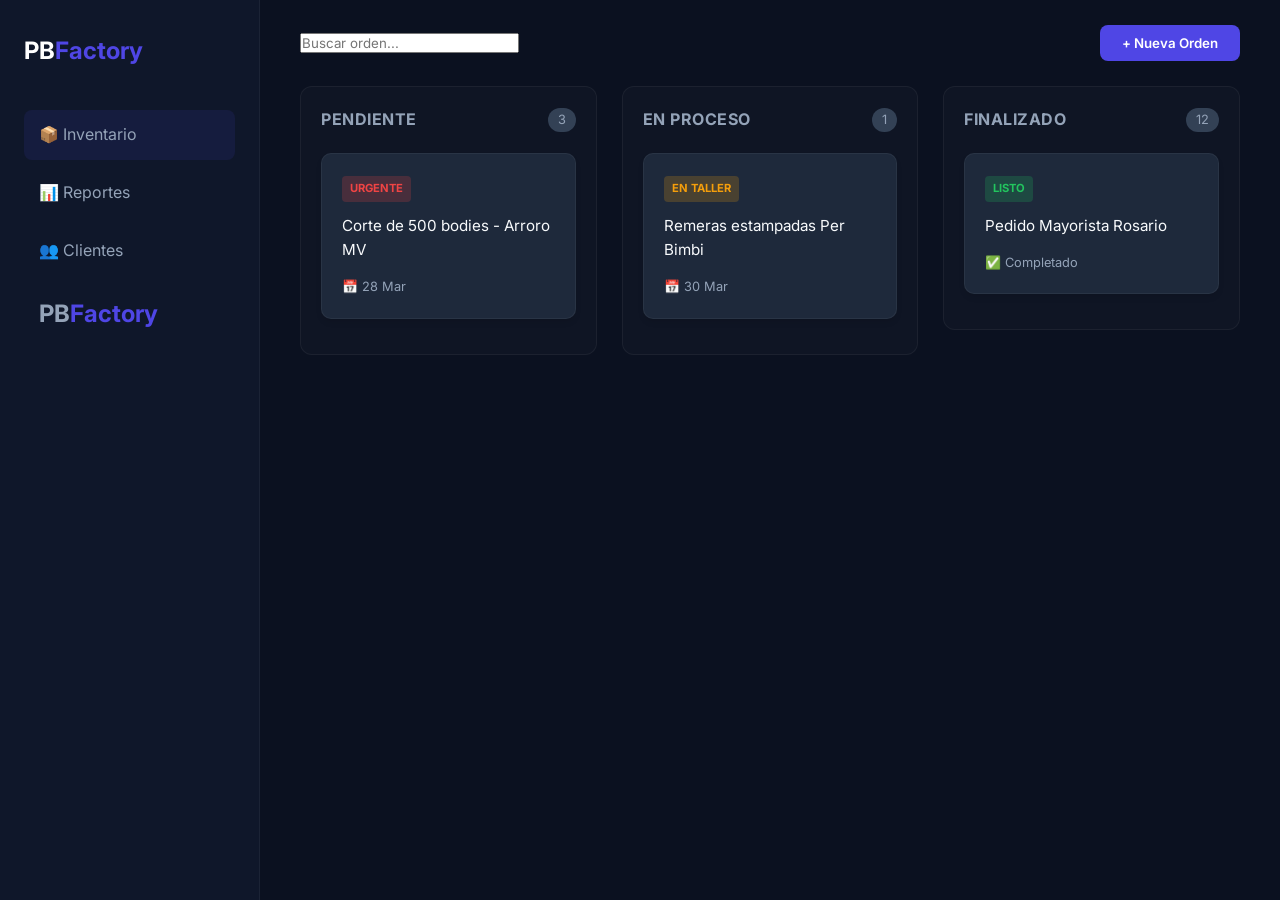
<file: dashboard.html>
<!DOCTYPE html>
<html lang="es">
<head>
    <meta charset="UTF-8">
    <meta name="viewport" content="width=device-width, initial-scale=1.0">
    <title>PB Factory - Gestión</title>
    <link rel="stylesheet" href="index-1.css">
    <link href="https://fonts.googleapis.com/css2?family=Inter:wght@400;600;700&display=swap" rel="stylesheet">
</head>
<body class="app-layout">

    <aside class="sidebar">
        <div class="sidebar__header">
            <h1 class="sidebar__title">PB<span>Factory</span></h1>
        </div>
        <nav class="sidebar__nav">
            <a href="#" class="sidebar__link sidebar__link--active">📦 Inventario</a>
            <a href="#" class="sidebar__link">📊 Reportes</a>
            <a href="#" class="sidebar__link">👥 Clientes</a>
            <a href="index.html" class="sidebar__title">PB<span>Factory</span></a>
        </nav>
    </aside>

    <main class="main-view">
        <header class="header-app">
            <input type="text" class="header-app__search" placeholder="Buscar orden...">
            <button class="btn btn--primary">+ Nueva Orden</button>
        </header>

        <section class="board">
            <div class="board__column">
                <div class="column-header"><h3>Pendiente</h3><span class="badge">3</span></div>
                <div class="card">
                    <span class="card__tag card__tag--urgente">Urgente</span>
                    <p class="card__text">Corte de 500 bodies - Arroro MV</p>
                    <div class="card__footer">📅 28 Mar</div>
                </div>
            </div>

            <div class="board__column">
                <div class="column-header"><h3>En Proceso</h3><span class="badge">1</span></div>
                <div class="card">
                    <span class="card__tag card__tag--proceso">En Taller</span>
                    <p class="card__text">Remeras estampadas Per Bimbi</p>
                    <div class="card__footer">📅 30 Mar</div>
                </div>
            </div>

            <div class="board__column">
                <div class="column-header"><h3>Finalizado</h3><span class="badge badge--success">12</span></div>
                <div class="card">
                    <span class="card__tag card__tag--exito">Listo</span>
                    <p class="card__text">Pedido Mayorista Rosario</p>
                    <div class="card__footer">✅ Completado</div>
                </div>
            </div>
        </section>
    </main>

</body>
</html>
</file>
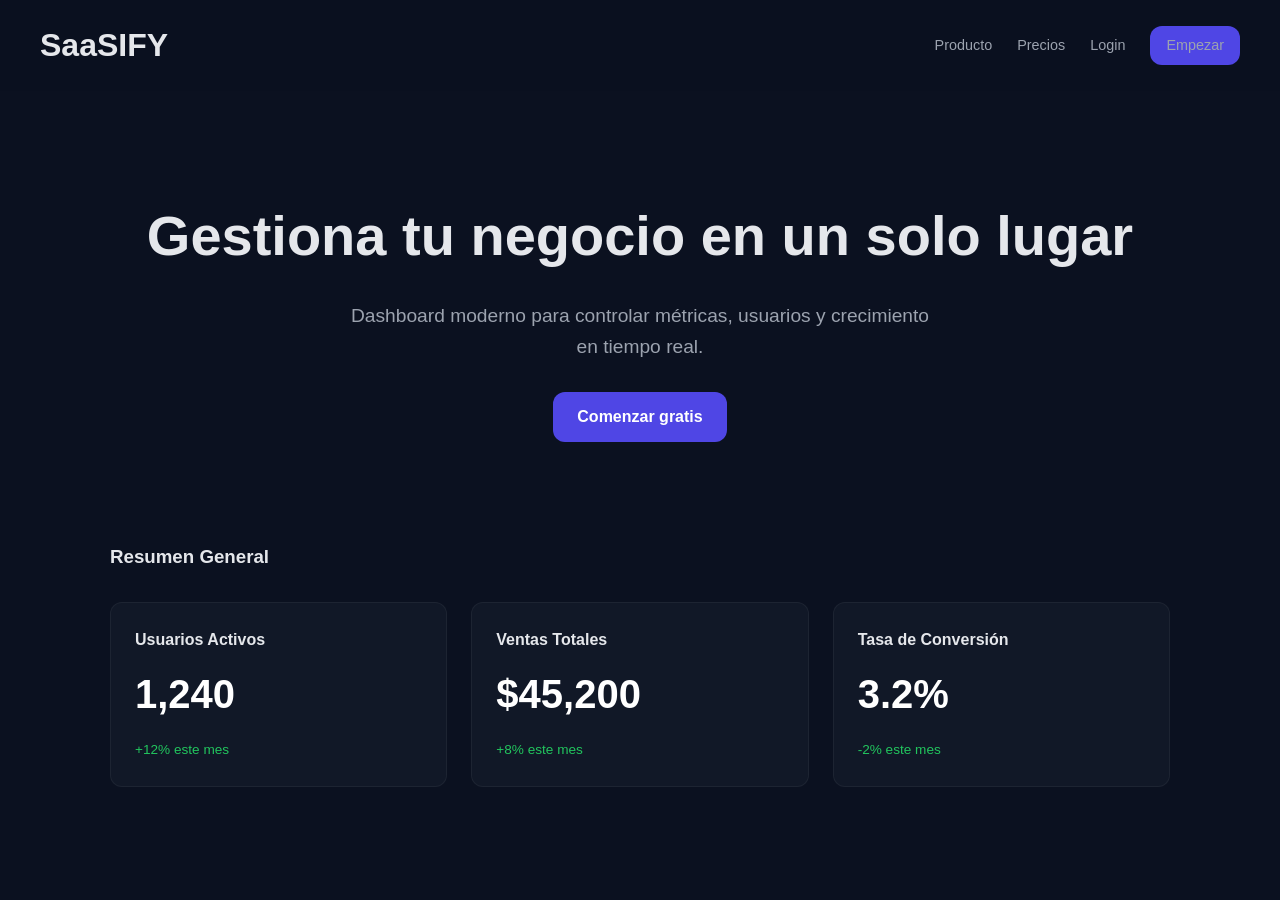
<file: landing.html>
<!DOCTYPE html>
<html lang="es">
<head>
    <meta charset="UTF-8">
    <meta name="viewport" content="width=device-width, initial-scale=1.0">
    <title>SaaS UI - Panel de Gestión</title>
   <link rel="stylesheet" href="index.css">
</head>
<body>

    <header class="navbar">
        <h1 class="logo">SaaSIFY</h1>
        <nav>
            <a href="#">Producto</a>
            <a href="#">Precios</a>
            <a href="#">Login</a>
            <a href="#" class="btn btn--small">Empezar</a>
        </nav>
    </header>

    <main class="container">
        <section class="hero">
            <div class="hero__content">
                <h2>Gestiona tu negocio en un solo lugar</h2>
                <p>Dashboard moderno para controlar métricas, usuarios y crecimiento en tiempo real.</p>
                <a href="index-1.html" class="btn">Comenzar gratis</a>
            </div>
        </section>

        <section class="dashboard">
            <h3>Resumen General</h3>
            <div class="grid">
                <div class="card">
                    <h4>Usuarios Activos</h4>
                    <p class="stat">1,240</p>
                    <span class="trend">+12% este mes</span>
                </div>
                <div class="card">
                    <h4>Ventas Totales</h4>
                    <p class="stat">$45,200</p>
                    <span class="trend">+8% este mes</span>
                </div>
                <div class="card">
                    <h4>Tasa de Conversión</h4>
                    <p class="stat">3.2%</p>
                    <span class="trend">-2% este mes</span>
                </div>
            </div>
        </section>
    </main>

</body>
</html>
</file>
<file: index-1.css>
/* ============================================================
   ESTILO PROFESIONAL - PB FACTORY DASHBOARD
   ============================================================ */

:root {
    --bg-main: #0b1120;       /* Fondo profundo */
    --bg-side: #0f172a;       /* Fondo lateral */
    --surface: #1e293b;       /* Superficie de tarjetas */
    --primary: #4f46e5;       /* Color de marca (Índigo) */
    --text-main: #f8fafc;     /* Texto brillante */
    --text-muted: #94a3b8;    /* Texto secundario */
    --border: rgba(255, 255, 255, 0.05);
}

/* Reset de estilos básicos */
* {
    margin: 0;
    padding: 0;
    box-sizing: border-box;
    font-family: 'Inter', sans-serif;
}

body {
    background-color: var(--bg-main);
    color: var(--text-main);
    line-height: 1.6;
}

/* 1. LAYOUT MAESTRO (GRID PRINCIPAL) */
.app-layout {
    display: grid !important;
    grid-template-columns: 260px 1fr !important; 
    min-height: 100vh;
}

/* 2. BARRA LATERAL (SIDEBAR) */
.sidebar {
    background-color: var(--bg-side);
    padding: 2rem 1.5rem;
    border-right: 1px solid var(--border);
    display: flex;
    flex-direction: column;
}

.sidebar__title {
    font-size: 1.5rem;
    font-weight: 700;
    margin-bottom: 2.5rem;
    color: white;
}

.sidebar__title span {
    color: var(--primary);
}

.sidebar__nav a {
    display: block;
    color: var(--text-muted);
    text-decoration: none;
    padding: 12px 15px;
    margin-bottom: 8px;
    border-radius: 8px;
    transition: all 0.3s ease;
}

.sidebar__nav a:hover, .sidebar__link--active {
    background: rgba(79, 70, 229, 0.1);
    color: white;
}

/* 3. ÁREA DE CONTENIDO */
.main-view {
    display: flex;
    flex-direction: column;
    overflow-y: auto;
}

/* Encabezado Superior */
.header-app {
    padding: 25px 40px;
    display: flex;
    justify-content: space-between;
    align-items: center;
}

.header-app__search input {
    background: var(--surface);
    border: 1px solid #334155;
    padding: 10px 20px;
    border-radius: 25px;
    color: white;
    width: 320px;
    outline: none;
}

.btn--primary {
    background: var(--primary);
    color: white;
    border: none;
    padding: 10px 22px;
    border-radius: 8px;
    font-weight: 600;
    cursor: pointer;
    transition: 0.3s;
}

.btn--primary:hover {
    background: #4338ca;
    transform: translateY(-1px);
}

/* 4. TABLERO KANBAN (LAS 3 COLUMNAS) */
.board {
    display: grid !important;
    grid-template-columns: repeat(3, 1fr) !important; /* Fuerza las 3 columnas horizontales */
    gap: 25px;
    padding: 0 40px 40px;
    align-items: start;
}

.board__column {
    background: rgba(255, 255, 255, 0.02);
    border-radius: 12px;
    padding: 20px;
    border: 1px solid var(--border);
}

.column-header {
    display: flex;
    justify-content: space-between;
    align-items: center;
    margin-bottom: 20px;
}

.column-header h3 {
    font-size: 1rem;
    color: var(--text-muted);
    text-transform: uppercase;
    letter-spacing: 0.5px;
}

.badge {
    background: #334155;
    padding: 2px 10px;
    border-radius: 12px;
    font-size: 0.8rem;
    color: var(--text-muted);
}

/* 5. TARJETAS (CARDS) */
.card {
    background: var(--surface) !important;
    padding: 20px;
    border-radius: 10px;
    margin-bottom: 15px;
    border: 1px solid var(--border);
    box-shadow: 0 4px 6px -1px rgba(0, 0, 0, 0.1);
    transition: 0.2s;
}

.card:hover {
    border-color: var(--primary);
    transform: scale(1.02);
}

.card__tag {
    font-size: 0.7rem;
    font-weight: 700;
    text-transform: uppercase;
    padding: 4px 8px;
    border-radius: 4px;
    display: inline-block;
    margin-bottom: 12px;
}

.card__tag--urgente { background: rgba(239, 68, 68, 0.2); color: #ef4444; }
.card__tag--proceso { background: rgba(245, 158, 11, 0.2); color: #f59e0b; }
.card__tag--exito { background: rgba(34, 197, 94, 0.2); color: #22c55e; }

.card__text {
    font-size: 0.95rem;
    color: var(--text-main);
    margin-bottom: 15px;
}

.card__footer {
    display: flex;
    justify-content: space-between;
    align-items: center;
    font-size: 0.8rem;
    color: var(--text-muted);
}

.avatar {
    background: var(--primary);
    color: white;
    width: 24px;
    height: 24px;
    display: flex;
    align-items: center;
    justify-content: center;
    border-radius: 50%;
    font-size: 0.65rem;
    font-weight: bold;
}
</file>
<file: index.css>
/* DESIGN SYSTEM */
:root {
  --primary: #4f46e5;
  --secondary: #22c55e;
  --bg: #0b1120;
  --surface: #111827;
  --text: #e5e7eb;
  --muted: #9ca3af;
  --radius: 12px;
  --spacing: 24px; /* Aumentado para mejor respiro */
}

/* RESET */
* {
  margin: 0;
  padding: 0;
  box-sizing: border-box;
}

body {
  font-family: 'Segoe UI', Roboto, Helvetica, Arial, sans-serif;
  background: var(--bg);
  color: var(--text);
  line-height: 1.6;
}

/* UTILIDADES */
.container {
  max-width: 1100px;
  margin: 0 auto;
  padding: 0 20px;
}

/* NAVBAR */
.navbar {
  display: flex;
  justify-content: space-between;
  align-items: center;
  padding: 20px 40px;
  background: rgba(11, 17, 32, 0.8);
  backdrop-filter: blur(10px); /* Efecto vidrio esmerilado */
  position: sticky;
  top: 0;
  z-index: 100;
}

.navbar nav {
  display: flex;
  gap: 25px;
  align-items: center;
}

.navbar a {
  text-decoration: none;
  color: var(--muted);
  font-size: 0.9rem;
  font-weight: 500;
  transition: 0.3s;
}

.navbar a:hover {
  color: var(--text);
}

/* BOTONES */
.btn {
  background: var(--primary);
  padding: 12px 24px;
  border-radius: var(--radius);
  text-decoration: none;
  color: white;
  font-weight: 600;
  transition: 0.3s;
  display: inline-block;
}

.btn:hover {
  background: #4338ca;
  box-shadow: 0 0 20px rgba(79, 70, 229, 0.4);
}

.btn--small {
  padding: 8px 16px;
  font-size: 0.85rem;
}

/* HERO */
.hero {
  padding: 100px 0;
  text-align: center;
}

.hero h2 {
  font-size: clamp(2rem, 5vw, 3.5rem); /* Tamaño fluido */
  margin-bottom: 20px;
}

.hero p {
  font-size: 1.2rem;
  max-width: 600px;
  margin: 0 auto 30px;
  color: var(--muted);
}

/* DASHBOARD GRID */
.grid {
  display: grid;
  grid-template-columns: repeat(auto-fit, minmax(280px, 1fr));
  gap: var(--spacing);
  margin-top: 30px;
}

.card {
  background: var(--surface);
  padding: var(--spacing);
  border-radius: var(--radius);
  border: 1px solid rgba(255, 255, 255, 0.05);
  transition: 0.3s ease;
}

.card:hover {
  transform: translateY(-5px);
  border-color: var(--primary);
}

.stat {
  font-size: 2.5rem;
  font-weight: bold;
  margin: 10px 0;
  color: white;
}

.trend {
  font-size: 0.85rem;
  color: var(--secondary);
}

/* RESPONSIVE */
@media (max-width: 768px) {
  .navbar { padding: 15px 20px; }
  .navbar nav { display: none; } /* Podrías hacer un menú hamburguesa luego */
}
</file>
